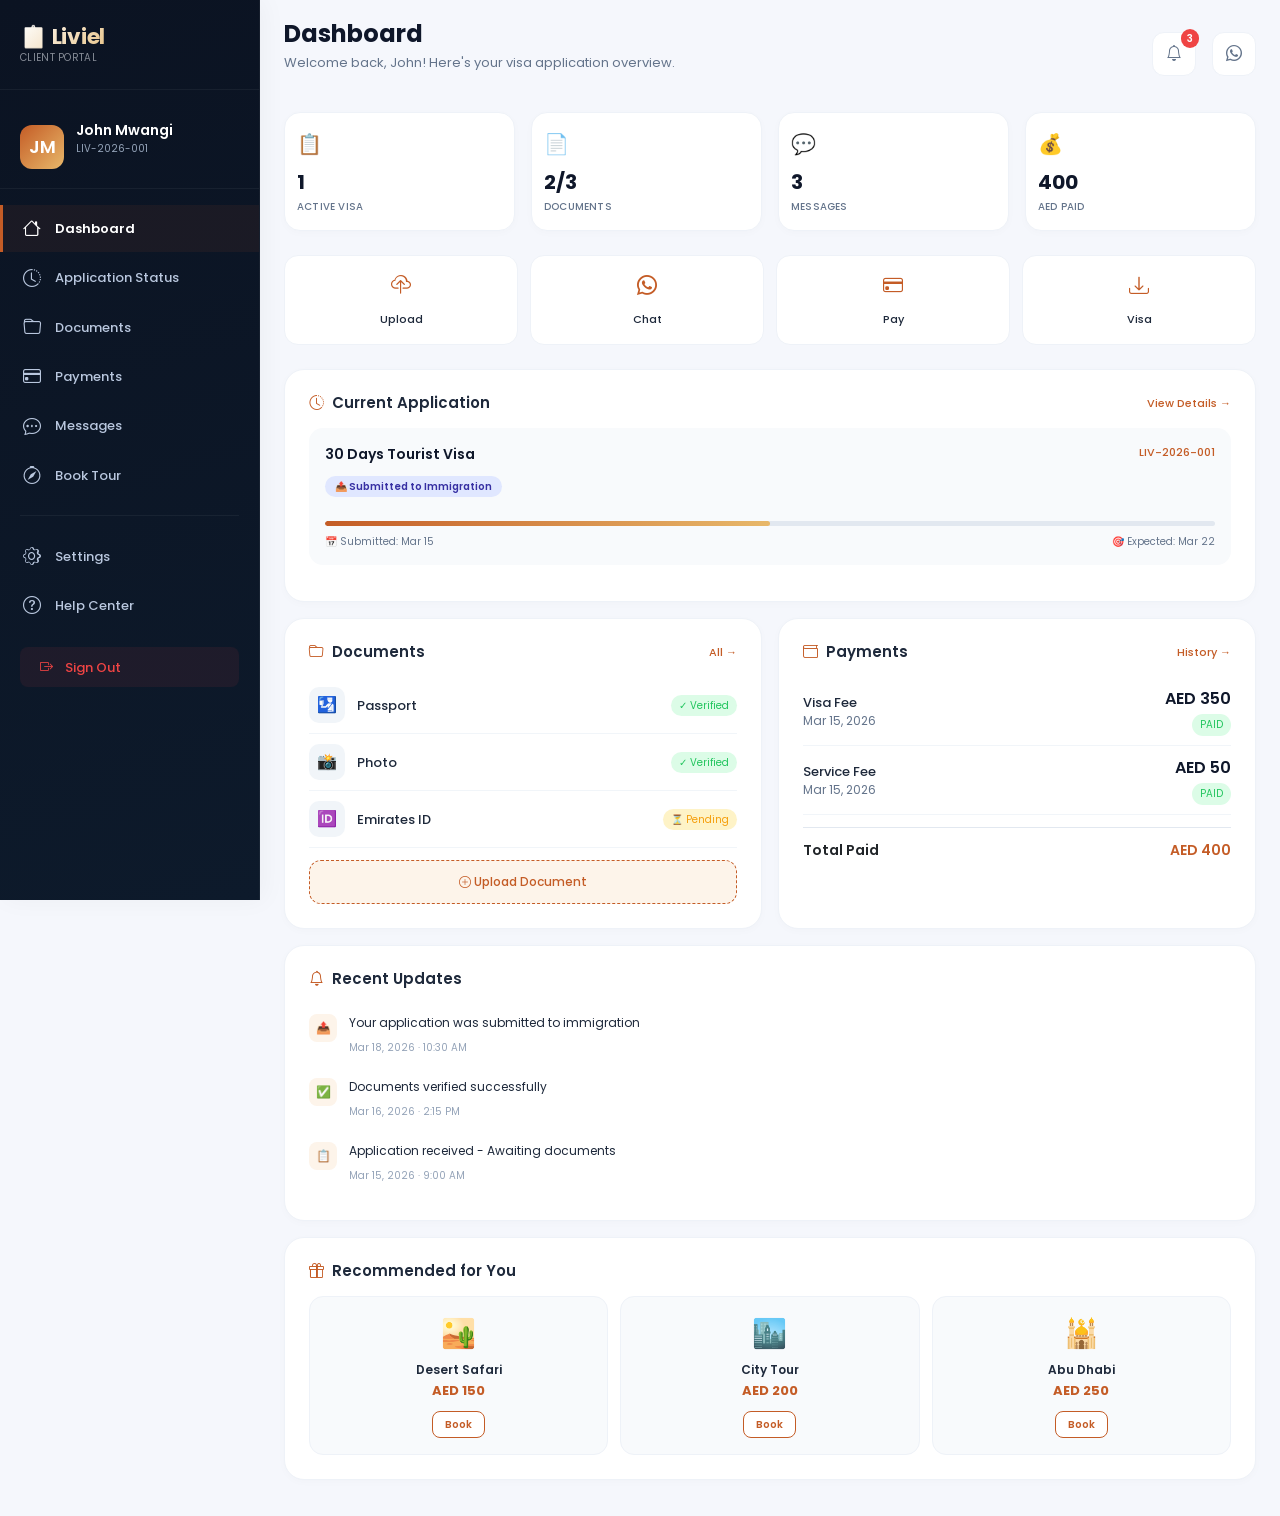
<file: app/templates/app/client.html>
<!DOCTYPE html>
<html lang="en">
<head>
    <meta charset="UTF-8">
    <meta name="viewport" content="width=device-width, initial-scale=1.0, maximum-scale=1.0, user-scalable=yes, viewport-fit=cover">
    <title>My Portal | Liviel Tours</title>
    <link href="https://cdn.jsdelivr.net/npm/bootstrap@5.3.3/dist/css/bootstrap.min.css" rel="stylesheet">
    <link href="https://fonts.googleapis.com/css2?family=Poppins:wght@300;400;500;600;700;800&display=swap" rel="stylesheet">
    <link rel="stylesheet" href="https://cdn.jsdelivr.net/npm/bootstrap-icons@1.11.3/font/bootstrap-icons.min.css">
    <style>
        * {
            margin: 0;
            padding: 0;
            box-sizing: border-box;
            -webkit-tap-highlight-color: transparent;
        }

        body {
            font-family: 'Poppins', sans-serif;
            background: #f5f7fc;
            min-height: 100vh;
            -webkit-font-smoothing: antialiased;
        }

        /* ===== DESKTOP LAYOUT WITH SIDEBAR ===== */
        .app-wrapper {
            display: flex;
            min-height: 100vh;
        }

        /* Sidebar - Desktop */
        .app-sidebar {
            width: 260px;
            background: linear-gradient(165deg, #0b1322 0%, #0d1a2b 100%);
            color: #e9edf4;
            position: fixed;
            inset: 0;
            height: 100vh;
            overflow-y: auto;
            transition: transform 0.25s ease;
            z-index: 1040;
            box-shadow: 4px 0 24px rgba(0, 0, 0, 0.04);
            border-right: 1px solid rgba(255, 255, 255, 0.05);
            display: block;
        }

        @media (max-width: 992px) {
            .app-sidebar {
                transform: translateX(-100%);
                width: 260px;
            }
            .app-sidebar.open {
                transform: translateX(0);
            }
        }

        .sidebar-brand {
            padding: 1.5rem 1.25rem;
            border-bottom: 1px solid rgba(255, 255, 255, 0.05);
            margin-bottom: 1rem;
            display: flex;
            align-items: center;
            justify-content: space-between;
        }

        .sidebar-brand h2 {
            font-family: 'Poppins', sans-serif;
            font-size: 1.35rem;
            font-weight: 700;
            margin: 0;
            background: linear-gradient(135deg, #ffffff, #e8c48a);
            -webkit-background-clip: text;
            background-clip: text;
            color: transparent;
            letter-spacing: -0.01em;
        }

        .sidebar-brand p {
            font-size: 0.625rem;
            font-weight: 400;
            opacity: 0.55;
            margin: 0;
            letter-spacing: 0.3px;
        }

        .sidebar-close {
            display: none;
            background: rgba(255, 255, 255, 0.08);
            border: none;
            color: #94a3b8;
            width: 32px;
            height: 32px;
            border-radius: 8px;
            align-items: center;
            justify-content: center;
            cursor: pointer;
            transition: all 0.15s;
            font-size: 1.25rem;
        }

        .sidebar-close:hover {
            background: rgba(255, 255, 255, 0.15);
            color: white;
        }

        @media (max-width: 992px) {
            .sidebar-close {
                display: flex;
            }
        }

        /* User Profile in Sidebar */
        .sidebar-user {
            padding: 1rem 1.25rem;
            display: flex;
            align-items: center;
            gap: 0.75rem;
            border-bottom: 1px solid rgba(255, 255, 255, 0.05);
            margin-bottom: 1rem;
        }

        .sidebar-avatar {
            width: 44px;
            height: 44px;
            background: linear-gradient(135deg, #c45c26, #e8b86a);
            border-radius: 12px;
            display: flex;
            align-items: center;
            justify-content: center;
            color: white;
            font-weight: 600;
            font-size: 1.125rem;
            flex-shrink: 0;
        }

        .sidebar-user-info h4 {
            font-size: 0.875rem;
            font-weight: 600;
            color: white;
            margin-bottom: 0.125rem;
        }

        .sidebar-user-info p {
            font-size: 0.625rem;
            color: #94a3b8;
        }

        .nav-menu {
            list-style: none;
            padding: 0;
            margin: 0;
        }

        .nav-item {
            margin: 0.1rem 0;
        }

        .nav-link {
            display: flex;
            align-items: center;
            gap: 0.75rem;
            padding: 0.65rem 1.25rem;
            color: #b9c7de;
            text-decoration: none;
            font-weight: 500;
            font-size: 0.8125rem;
            transition: all 0.15s;
            border-left: 3px solid transparent;
            cursor: pointer;
        }

        .nav-link:hover {
            background: rgba(255, 255, 255, 0.04);
            color: white;
            border-left-color: #c45c26;
        }

        .nav-link.active {
            background: rgba(196, 92, 38, 0.08);
            color: white;
            border-left-color: #c45c26;
            font-weight: 600;
        }

        .nav-link i {
            font-size: 1.125rem;
            width: 20px;
        }

        .nav-divider {
            height: 1px;
            background: rgba(255, 255, 255, 0.05);
            margin: 1rem 1.25rem;
        }

        .nav-footer {
            padding: 1rem 1.25rem;
            margin-top: auto;
        }

        .logout-btn {
            display: flex;
            align-items: center;
            gap: 0.75rem;
            padding: 0.65rem 1.25rem;
            color: #ef4444;
            text-decoration: none;
            font-weight: 500;
            font-size: 0.8125rem;
            transition: all 0.15s;
            border-radius: 8px;
            background: rgba(239, 68, 68, 0.08);
        }

        .logout-btn:hover {
            background: rgba(239, 68, 68, 0.15);
            color: #f87171;
        }

        /* Sidebar Overlay */
        .sidebar-overlay {
            position: fixed;
            inset: 0;
            background: rgba(0, 0, 0, 0.3);
            backdrop-filter: blur(2px);
            z-index: 1035;
            opacity: 0;
            visibility: hidden;
            transition: all 0.25s ease;
        }

        .sidebar-overlay.active {
            opacity: 1;
            visibility: visible;
        }

        /* Main Content Area */
        .app-main {
            flex: 1;
            padding: 0.75rem;
            transition: margin-left 0.25s ease;
        }

        @media (min-width: 993px) {
            .app-main {
                margin-left: 260px;
                padding: 1.25rem 1.5rem;
            }
        }

        .dashboard-container {
            max-width: 100%;
            margin: 0 auto;
        }

        @media (min-width: 993px) {
            .dashboard-container {
                max-width: 1200px;
            }
        }

        /* Header - Mobile Only */
        .mobile-header {
            display: flex;
            align-items: center;
            justify-content: space-between;
            margin-bottom: 1rem;
        }

        @media (min-width: 993px) {
            .mobile-header {
                display: none;
            }
        }

        .mobile-menu-btn {
            width: 40px;
            height: 40px;
            background: white;
            border-radius: 10px;
            display: flex;
            align-items: center;
            justify-content: center;
            color: #64748b;
            border: 1px solid #eef2f8;
            cursor: pointer;
        }

        .mobile-avatar {
            width: 40px;
            height: 40px;
            background: linear-gradient(135deg, #c45c26, #e8b86a);
            border-radius: 10px;
            display: flex;
            align-items: center;
            justify-content: center;
            color: white;
            font-weight: 600;
            font-size: 1rem;
        }

        /* Desktop Header */
        .desktop-header {
            display: none;
            align-items: center;
            justify-content: space-between;
            margin-bottom: 1.5rem;
        }

        @media (min-width: 993px) {
            .desktop-header {
                display: flex;
            }
        }

        .page-title h1 {
            font-size: 1.5rem;
            font-weight: 700;
            color: #0f172a;
            margin-bottom: 0.25rem;
        }

        .page-title p {
            font-size: 0.8125rem;
            color: #64748b;
        }

        .header-actions {
            display: flex;
            align-items: center;
            gap: 1rem;
        }

        .notification-btn {
            width: 44px;
            height: 44px;
            background: white;
            border-radius: 12px;
            display: flex;
            align-items: center;
            justify-content: center;
            color: #64748b;
            border: 1px solid #eef2f8;
            position: relative;
            cursor: pointer;
        }

        .notification-badge {
            position: absolute;
            top: -4px;
            right: -4px;
            background: #ef4444;
            color: white;
            font-size: 0.625rem;
            font-weight: 600;
            padding: 0.125rem 0.375rem;
            border-radius: 40px;
        }

        /* Stats Grid */
        .stats-grid {
            display: grid;
            grid-template-columns: repeat(4, 1fr);
            gap: 0.75rem;
            margin-bottom: 1.25rem;
        }

        @media (min-width: 768px) {
            .stats-grid {
                gap: 1rem;
                margin-bottom: 1.5rem;
            }
        }

        .stat-card {
            background: white;
            border-radius: 16px;
            padding: 1rem 0.75rem;
            border: 1px solid #eef2f8;
            box-shadow: 0 2px 8px rgba(0, 0, 0, 0.02);
        }

        .stat-icon {
            font-size: 1.25rem;
            margin-bottom: 0.5rem;
        }

        .stat-value {
            font-size: 1.25rem;
            font-weight: 700;
            color: #0f172a;
            margin-bottom: 0.125rem;
        }

        .stat-label {
            font-size: 0.625rem;
            color: #64748b;
            text-transform: uppercase;
            font-weight: 500;
            letter-spacing: 0.02em;
        }

        /* Quick Actions */
        .quick-actions {
            display: flex;
            gap: 0.5rem;
            margin-bottom: 1.25rem;
        }

        @media (min-width: 768px) {
            .quick-actions {
                gap: 0.75rem;
                margin-bottom: 1.5rem;
            }
        }

        .quick-action-btn {
            flex: 1;
            background: white;
            border-radius: 14px;
            padding: 0.875rem;
            text-align: center;
            text-decoration: none;
            border: 1px solid #eef2f8;
            transition: all 0.15s;
        }

        .quick-action-btn:hover {
            border-color: #c45c26;
            background: #fefcf9;
        }

        .quick-action-btn i {
            font-size: 1.25rem;
            color: #c45c26;
            margin-bottom: 0.375rem;
            display: block;
        }

        .quick-action-btn span {
            font-size: 0.6875rem;
            font-weight: 500;
            color: #1e293b;
        }

        /* Dashboard Grid - Two Column */
        .dashboard-grid {
            display: grid;
            grid-template-columns: 1fr;
            gap: 0.75rem;
            margin-bottom: 0.75rem;
        }

        @media (min-width: 768px) {
            .dashboard-grid {
                grid-template-columns: 1fr 1fr;
                gap: 1rem;
                margin-bottom: 1rem;
            }
        }

        /* Cards */
        .dashboard-card {
            background: white;
            border-radius: 18px;
            padding: 1.25rem;
            margin-bottom: 0.75rem;
            border: 1px solid #eef2f8;
            box-shadow: 0 2px 8px rgba(0, 0, 0, 0.02);
        }

        @media (min-width: 768px) {
            .dashboard-card {
                border-radius: 20px;
                padding: 1.5rem;
                margin-bottom: 1rem;
            }
        }

        .card-header {
            display: flex;
            justify-content: space-between;
            align-items: center;
            margin-bottom: 1rem;
        }

        .card-title {
            font-size: 0.9375rem;
            font-weight: 600;
            color: #1e293b;
            display: flex;
            align-items: center;
            gap: 0.5rem;
        }

        .card-link {
            font-size: 0.6875rem;
            color: #c45c26;
            text-decoration: none;
            font-weight: 500;
        }

        /* Status Card */
        .visa-status-item {
            background: #f8fafc;
            border-radius: 14px;
            padding: 1rem;
            margin-bottom: 0.75rem;
        }

        .visa-header {
            display: flex;
            justify-content: space-between;
            margin-bottom: 0.5rem;
        }

        .visa-type {
            font-weight: 600;
            font-size: 0.875rem;
            color: #0f172a;
        }

        .visa-number {
            font-size: 0.6875rem;
            color: #c45c26;
            font-weight: 500;
        }

        .status-badge {
            display: inline-block;
            padding: 0.2rem 0.625rem;
            border-radius: 40px;
            font-weight: 600;
            font-size: 0.625rem;
            background: #e0e7ff;
            color: #3730a3;
            margin-bottom: 0.75rem;
        }

        .progress-bar-bg {
            background: #e2e8f0;
            height: 5px;
            border-radius: 3px;
            overflow: hidden;
            margin: 0.75rem 0 0.5rem;
        }

        .progress-bar-fill {
            background: linear-gradient(90deg, #c45c26, #e8b86a);
            height: 100%;
            border-radius: 3px;
            width: 50%;
        }

        .progress-info {
            display: flex;
            justify-content: space-between;
            font-size: 0.625rem;
            color: #64748b;
        }

        /* Document List */
        .document-item {
            display: flex;
            align-items: center;
            justify-content: space-between;
            padding: 0.625rem 0;
            border-bottom: 1px solid #f1f5f9;
        }

        .document-item:last-child {
            border-bottom: none;
        }

        .document-info {
            display: flex;
            align-items: center;
            gap: 0.75rem;
        }

        .document-icon {
            width: 36px;
            height: 36px;
            background: #f1f5f9;
            border-radius: 10px;
            display: flex;
            align-items: center;
            justify-content: center;
            color: #64748b;
        }

        .document-name {
            font-size: 0.8125rem;
            font-weight: 500;
            color: #1e293b;
        }

        .document-status {
            font-size: 0.625rem;
        }

        .status-success {
            color: #22c55e;
            background: #dcfce7;
            padding: 0.2rem 0.5rem;
            border-radius: 40px;
        }

        .status-pending {
            color: #f59e0b;
            background: #fef3c7;
            padding: 0.2rem 0.5rem;
            border-radius: 40px;
        }

        .upload-btn {
            background: #fdf4ea;
            border: 1px dashed #c45c26;
            border-radius: 12px;
            padding: 0.75rem;
            text-align: center;
            color: #c45c26;
            font-size: 0.75rem;
            font-weight: 500;
            margin-top: 0.75rem;
            cursor: pointer;
            transition: all 0.15s;
        }

        .upload-btn:hover {
            background: #fef5e8;
        }

        /* Payment Row */
        .payment-item {
            display: flex;
            justify-content: space-between;
            align-items: center;
            padding: 0.625rem 0;
            border-bottom: 1px solid #f1f5f9;
        }

        .payment-item:last-child {
            border-bottom: none;
        }

        .payment-date {
            font-size: 0.75rem;
            color: #64748b;
        }

        .payment-desc {
            font-size: 0.8125rem;
            font-weight: 500;
            color: #1e293b;
        }

        .payment-amount {
            font-weight: 600;
            color: #0f172a;
        }

        .payment-status {
            font-size: 0.625rem;
            background: #dcfce7;
            color: #22c55e;
            padding: 0.2rem 0.5rem;
            border-radius: 40px;
        }

        .total-paid {
            margin-top: 0.75rem;
            padding-top: 0.75rem;
            border-top: 1px solid #e2e8f0;
            display: flex;
            justify-content: space-between;
            font-weight: 600;
            font-size: 0.875rem;
        }

        /* Updates Timeline */
        .update-item {
            display: flex;
            gap: 0.75rem;
            padding: 0.625rem 0;
        }

        .update-icon {
            width: 28px;
            height: 28px;
            background: #fdf4ea;
            border-radius: 8px;
            display: flex;
            align-items: center;
            justify-content: center;
            color: #c45c26;
            font-size: 0.75rem;
            flex-shrink: 0;
        }

        .update-content p {
            font-size: 0.75rem;
            color: #1e293b;
            margin-bottom: 0.125rem;
        }

        .update-time {
            font-size: 0.625rem;
            color: #94a3b8;
        }

        /* Tour Recommendations */
        .tours-grid {
            display: grid;
            grid-template-columns: repeat(3, 1fr);
            gap: 0.75rem;
        }

        .tour-card {
            background: #f8fafc;
            border-radius: 14px;
            padding: 1rem 0.5rem;
            text-align: center;
            border: 1px solid #eef2f8;
        }

        .tour-icon {
            font-size: 1.75rem;
            margin-bottom: 0.375rem;
        }

        .tour-name {
            font-size: 0.75rem;
            font-weight: 600;
            color: #1e293b;
            margin-bottom: 0.125rem;
        }

        .tour-price {
            font-size: 0.8125rem;
            font-weight: 700;
            color: #c45c26;
            margin-bottom: 0.625rem;
        }

        .tour-btn {
            background: white;
            border: 1px solid #c45c26;
            color: #c45c26;
            border-radius: 8px;
            padding: 0.3rem 0.75rem;
            font-size: 0.625rem;
            font-weight: 600;
            cursor: pointer;
            transition: all 0.15s;
        }

        .tour-btn:hover {
            background: #c45c26;
            color: white;
        }

        /* Bottom Navigation - Mobile Only */
        .bottom-nav {
            position: fixed;
            bottom: 0;
            left: 0;
            right: 0;
            background: white;
            border-top: 1px solid #eef2f8;
            padding: 0.625rem 1rem;
            display: flex;
            justify-content: space-around;
            z-index: 100;
        }

        @media (min-width: 993px) {
            .bottom-nav {
                display: none;
            }
        }

        .nav-item-bottom {
            text-align: center;
            text-decoration: none;
            color: #94a3b8;
            transition: all 0.15s;
        }

        .nav-item-bottom.active {
            color: #c45c26;
        }

        .nav-item-bottom i {
            font-size: 1.25rem;
            display: block;
            margin-bottom: 0.125rem;
        }

        .nav-item-bottom span {
            font-size: 0.5625rem;
            font-weight: 500;
        }

        /* Padding for bottom nav on mobile */
        @media (max-width: 992px) {
            .dashboard-container {
                padding-bottom: 70px;
            }
        }
    </style>
</head>
<body>
    <!-- Sidebar Overlay -->
    <div class="sidebar-overlay" id="sidebarOverlay"></div>

    <div class="app-wrapper">
        <!-- Sidebar Navigation -->
        <aside class="app-sidebar" id="appSidebar">
            <div class="sidebar-brand">
                <div>
                    <h2>📋 Liviel</h2>
                    <p>CLIENT PORTAL</p>
                </div>
                <button class="sidebar-close" id="sidebarCloseBtn">
                    <i class="bi bi-x-lg"></i>
                </button>
            </div>
            
            <div class="sidebar-user">
                <div class="sidebar-avatar">JM</div>
                <div class="sidebar-user-info">
                    <h4>John Mwangi</h4>
                    <p>LIV-2026-001</p>
                </div>
            </div>
            
            <ul class="nav-menu">
                <li class="nav-item">
                    <a href="#" class="nav-link active">
                        <i class="bi bi-house"></i>
                        <span>Dashboard</span>
                    </a>
                </li>
                <li class="nav-item">
                    <a href="#" class="nav-link">
                        <i class="bi bi-clock-history"></i>
                        <span>Application Status</span>
                    </a>
                </li>
                <li class="nav-item">
                    <a href="#" class="nav-link">
                        <i class="bi bi-folder"></i>
                        <span>Documents</span>
                    </a>
                </li>
                <li class="nav-item">
                    <a href="#" class="nav-link">
                        <i class="bi bi-credit-card"></i>
                        <span>Payments</span>
                    </a>
                </li>
                <li class="nav-item">
                    <a href="#" class="nav-link">
                        <i class="bi bi-chat-dots"></i>
                        <span>Messages</span>
                    </a>
                </li>
                <li class="nav-item">
                    <a href="#" class="nav-link">
                        <i class="bi bi-compass"></i>
                        <span>Book Tour</span>
                    </a>
                </li>
            </ul>
            
            <div class="nav-divider"></div>
            
            <ul class="nav-menu">
                <li class="nav-item">
                    <a href="#" class="nav-link">
                        <i class="bi bi-gear"></i>
                        <span>Settings</span>
                    </a>
                </li>
                <li class="nav-item">
                    <a href="#" class="nav-link">
                        <i class="bi bi-question-circle"></i>
                        <span>Help Center</span>
                    </a>
                </li>
            </ul>
            
            <div class="nav-footer">
                <a href="#" class="logout-btn">
                    <i class="bi bi-box-arrow-right"></i>
                    <span>Sign Out</span>
                </a>
            </div>
        </aside>

        <!-- Main Content -->
        <main class="app-main">
            <!-- Mobile Header -->
            <div class="mobile-header">
                <button class="mobile-menu-btn" id="mobileMenuBtn">
                    <i class="bi bi-list"></i>
                </button>
                <div style="display: flex; align-items: center; gap: 0.75rem;">
                    <div class="notification-btn" style="background: transparent; border: none; width: auto; height: auto;">
                        <i class="bi bi-bell"></i>
                    </div>
                    <div class="mobile-avatar">JM</div>
                </div>
            </div>

            <!-- Desktop Header -->
            <div class="desktop-header">
                <div class="page-title">
                    <h1>Dashboard</h1>
                    <p>Welcome back, John! Here's your visa application overview.</p>
                </div>
                <div class="header-actions">
                    <div class="notification-btn">
                        <i class="bi bi-bell"></i>
                        <span class="notification-badge">3</span>
                    </div>
                    <div class="notification-btn">
                        <i class="bi bi-whatsapp"></i>
                    </div>
                </div>
            </div>

            <div class="dashboard-container">
                <!-- Stats Overview -->
                <div class="stats-grid">
                    <div class="stat-card">
                        <div class="stat-icon">📋</div>
                        <div class="stat-value">1</div>
                        <div class="stat-label">Active Visa</div>
                    </div>
                    <div class="stat-card">
                        <div class="stat-icon">📄</div>
                        <div class="stat-value">2/3</div>
                        <div class="stat-label">Documents</div>
                    </div>
                    <div class="stat-card">
                        <div class="stat-icon">💬</div>
                        <div class="stat-value">3</div>
                        <div class="stat-label">Messages</div>
                    </div>
                    <div class="stat-card">
                        <div class="stat-icon">💰</div>
                        <div class="stat-value">400</div>
                        <div class="stat-label">AED Paid</div>
                    </div>
                </div>

                <!-- Quick Actions -->
                <div class="quick-actions">
                    <a href="#" class="quick-action-btn">
                        <i class="bi bi-cloud-upload"></i>
                        <span>Upload</span>
                    </a>
                    <a href="#" class="quick-action-btn">
                        <i class="bi bi-whatsapp"></i>
                        <span>Chat</span>
                    </a>
                    <a href="#" class="quick-action-btn">
                        <i class="bi bi-credit-card"></i>
                        <span>Pay</span>
                    </a>
                    <a href="#" class="quick-action-btn">
                        <i class="bi bi-download"></i>
                        <span>Visa</span>
                    </a>
                </div>

                <!-- Current Application Status -->
                <div class="dashboard-card">
                    <div class="card-header">
                        <h3 class="card-title">
                            <i class="bi bi-clock-history" style="color: #c45c26;"></i>
                            Current Application
                        </h3>
                        <a href="#" class="card-link">View Details →</a>
                    </div>
                    
                    <div class="visa-status-item">
                        <div class="visa-header">
                            <span class="visa-type">30 Days Tourist Visa</span>
                            <span class="visa-number">LIV-2026-001</span>
                        </div>
                        <span class="status-badge">📤 Submitted to Immigration</span>
                        
                        <div class="progress-bar-bg">
                            <div class="progress-bar-fill" style="width: 50%;"></div>
                        </div>
                        <div class="progress-info">
                            <span>📅 Submitted: Mar 15</span>
                            <span>🎯 Expected: Mar 22</span>
                        </div>
                    </div>
                </div>

                <!-- Two Column Layout -->
                <div class="dashboard-grid">
                    <!-- Document Center -->
                    <div class="dashboard-card" style="margin-bottom: 0;">
                        <div class="card-header">
                            <h3 class="card-title">
                                <i class="bi bi-folder" style="color: #c45c26;"></i>
                                Documents
                            </h3>
                            <a href="#" class="card-link">All →</a>
                        </div>
                        
                        <div class="document-item">
                            <div class="document-info">
                                <div class="document-icon">🛂</div>
                                <span class="document-name">Passport</span>
                            </div>
                            <span class="document-status status-success">✓ Verified</span>
                        </div>
                        <div class="document-item">
                            <div class="document-info">
                                <div class="document-icon">📸</div>
                                <span class="document-name">Photo</span>
                            </div>
                            <span class="document-status status-success">✓ Verified</span>
                        </div>
                        <div class="document-item">
                            <div class="document-info">
                                <div class="document-icon">🆔</div>
                                <span class="document-name">Emirates ID</span>
                            </div>
                            <span class="document-status status-pending">⏳ Pending</span>
                        </div>
                        
                        <div class="upload-btn">
                            <i class="bi bi-plus-circle"></i> Upload Document
                        </div>
                    </div>

                    <!-- Payment Summary -->
                    <div class="dashboard-card" style="margin-bottom: 0;">
                        <div class="card-header">
                            <h3 class="card-title">
                                <i class="bi bi-wallet" style="color: #c45c26;"></i>
                                Payments
                            </h3>
                            <a href="#" class="card-link">History →</a>
                        </div>
                        
                        <div class="payment-item">
                            <div>
                                <div class="payment-desc">Visa Fee</div>
                                <div class="payment-date">Mar 15, 2026</div>
                            </div>
                            <div style="text-align: right;">
                                <div class="payment-amount">AED 350</div>
                                <span class="payment-status">PAID</span>
                            </div>
                        </div>
                        <div class="payment-item">
                            <div>
                                <div class="payment-desc">Service Fee</div>
                                <div class="payment-date">Mar 15, 2026</div>
                            </div>
                            <div style="text-align: right;">
                                <div class="payment-amount">AED 50</div>
                                <span class="payment-status">PAID</span>
                            </div>
                        </div>
                        
                        <div class="total-paid">
                            <span>Total Paid</span>
                            <span style="color: #c45c26;">AED 400</span>
                        </div>
                    </div>
                </div>

                <!-- Recent Updates -->
                <div class="dashboard-card">
                    <div class="card-header">
                        <h3 class="card-title">
                            <i class="bi bi-bell" style="color: #c45c26;"></i>
                            Recent Updates
                        </h3>
                    </div>
                    
                    <div class="update-item">
                        <div class="update-icon">📤</div>
                        <div class="update-content">
                            <p>Your application was submitted to immigration</p>
                            <span class="update-time">Mar 18, 2026 · 10:30 AM</span>
                        </div>
                    </div>
                    <div class="update-item">
                        <div class="update-icon">✅</div>
                        <div class="update-content">
                            <p>Documents verified successfully</p>
                            <span class="update-time">Mar 16, 2026 · 2:15 PM</span>
                        </div>
                    </div>
                    <div class="update-item">
                        <div class="update-icon">📋</div>
                        <div class="update-content">
                            <p>Application received - Awaiting documents</p>
                            <span class="update-time">Mar 15, 2026 · 9:00 AM</span>
                        </div>
                    </div>
                </div>

                <!-- Recommended Tours -->
                <div class="dashboard-card">
                    <div class="card-header">
                        <h3 class="card-title">
                            <i class="bi bi-gift" style="color: #c45c26;"></i>
                            Recommended for You
                        </h3>
                    </div>
                    
                    <div class="tours-grid">
                        <div class="tour-card">
                            <div class="tour-icon">🏜️</div>
                            <div class="tour-name">Desert Safari</div>
                            <div class="tour-price">AED 150</div>
                            <button class="tour-btn">Book</button>
                        </div>
                        <div class="tour-card">
                            <div class="tour-icon">🏙️</div>
                            <div class="tour-name">City Tour</div>
                            <div class="tour-price">AED 200</div>
                            <button class="tour-btn">Book</button>
                        </div>
                        <div class="tour-card">
                            <div class="tour-icon">🕌</div>
                            <div class="tour-name">Abu Dhabi</div>
                            <div class="tour-price">AED 250</div>
                            <button class="tour-btn">Book</button>
                        </div>
                    </div>
                </div>
            </div>
        </main>
    </div>

    <!-- Bottom Navigation - Mobile Only -->
    <div class="bottom-nav">
        <a href="#" class="nav-item-bottom active">
            <i class="bi bi-house"></i>
            <span>Home</span>
        </a>
        <a href="#" class="nav-item-bottom">
            <i class="bi bi-clock"></i>
            <span>Status</span>
        </a>
        <a href="#" class="nav-item-bottom">
            <i class="bi bi-folder"></i>
            <span>Docs</span>
        </a>
        <a href="#" class="nav-item-bottom">
            <i class="bi bi-chat"></i>
            <span>Chat</span>
        </a>
        <a href="#" class="nav-item-bottom">
            <i class="bi bi-person"></i>
            <span>Profile</span>
        </a>
    </div>

    <script>
        (function() {
            'use strict';
            
            // Get DOM elements
            const mobileMenuBtn = document.getElementById('mobileMenuBtn');
            const sidebar = document.getElementById('appSidebar');
            const overlay = document.getElementById('sidebarOverlay');
            const closeBtn = document.getElementById('sidebarCloseBtn');
            
            // Debug - check if elements exist
            console.log('mobileMenuBtn:', mobileMenuBtn);
            console.log('sidebar:', sidebar);
            console.log('overlay:', overlay);
            console.log('closeBtn:', closeBtn);
            
            // Open sidebar function
            function openSidebar() {
                console.log('Opening sidebar');
                if (sidebar) {
                    sidebar.classList.add('open');
                }
                if (overlay) {
                    overlay.classList.add('active');
                }
            }
            
            // Close sidebar function
            function closeSidebar() {
                console.log('Closing sidebar');
                if (sidebar) {
                    sidebar.classList.remove('open');
                }
                if (overlay) {
                    overlay.classList.remove('active');
                }
            }
            
            // Add event listeners
            if (mobileMenuBtn) {
                mobileMenuBtn.addEventListener('click', function(e) {
                    e.preventDefault();
                    e.stopPropagation();
                    openSidebar();
                });
            }
            
            if (closeBtn) {
                closeBtn.addEventListener('click', function(e) {
                    e.preventDefault();
                    e.stopPropagation();
                    closeSidebar();
                });
            }
            
            if (overlay) {
                overlay.addEventListener('click', function(e) {
                    e.preventDefault();
                    closeSidebar();
                });
            }
            
            // Close sidebar when a nav link is clicked (mobile)
            const navLinks = document.querySelectorAll('.nav-link');
            navLinks.forEach(link => {
                link.addEventListener('click', function() {
                    if (window.innerWidth <= 992) {
                        closeSidebar();
                    }
                });
            });
            
            // Handle window resize
            window.addEventListener('resize', function() {
                if (window.innerWidth > 992) {
                    closeSidebar();
                }
            });
            
            // Escape key to close
            document.addEventListener('keydown', function(e) {
                if (e.key === 'Escape' && sidebar && sidebar.classList.contains('open')) {
                    closeSidebar();
                }
            });
        })();
    </script>
</body>
</html>
</file>
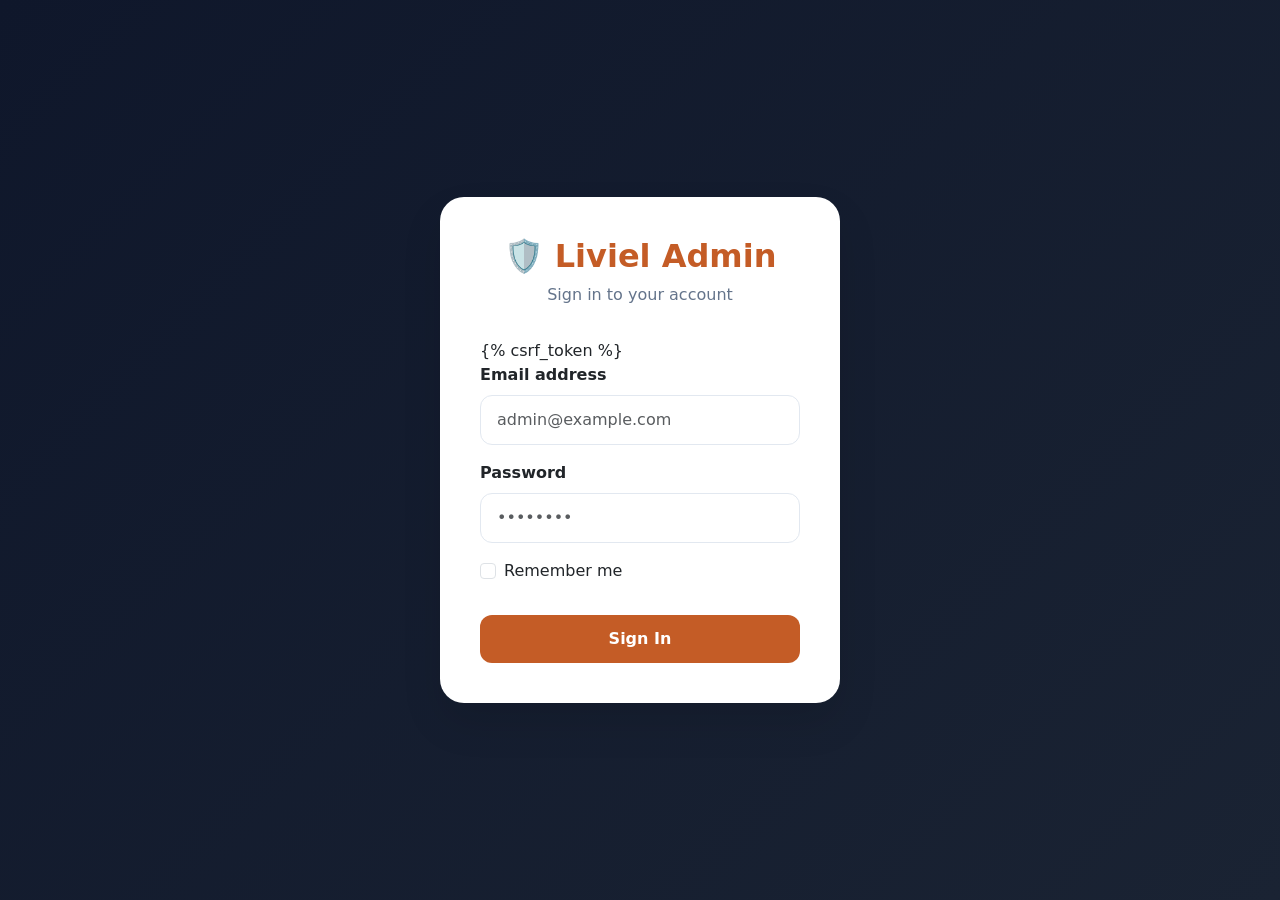
<file: app/templates/app/auth/login.html>
<!DOCTYPE html>
<html lang="en">
<head>
    <meta charset="UTF-8">
    <meta name="viewport" content="width=device-width, initial-scale=1.0">
    <title>Login | Liviel Tours Admin</title>
    <link href="https://cdn.jsdelivr.net/npm/bootstrap@5.3.3/dist/css/bootstrap.min.css" rel="stylesheet">
    <style>
        body {
            background: linear-gradient(135deg, #0f172b 0%, #1a2333 100%);
            min-height: 100vh;
            display: flex;
            align-items: center;
            justify-content: center;
            font-family: 'Segoe UI', system-ui, sans-serif;
        }
        .login-card {
            background: white;
            border-radius: 24px;
            padding: 2.5rem;
            width: 100%;
            max-width: 400px;
            box-shadow: 0 20px 40px rgba(0,0,0,0.1);
        }
        .login-header {
            text-align: center;
            margin-bottom: 2rem;
        }
        .login-header h2 {
            color: #c45c26;
            font-weight: 700;
            margin-bottom: 0.5rem;
        }
        .login-header p {
            color: #64748b;
            margin-bottom: 0;
        }
        .form-control {
            border-radius: 12px;
            padding: 0.75rem 1rem;
            border: 1.5px solid #e2e8f0;
        }
        .form-control:focus {
            border-color: #c45c26;
            box-shadow: 0 0 0 3px rgba(196, 92, 38, 0.1);
        }
        .btn-login {
            background: #c45c26;
            color: white;
            border: none;
            border-radius: 12px;
            padding: 0.75rem;
            font-weight: 600;
            width: 100%;
            margin-top: 1rem;
        }
        .btn-login:hover {
            background: #a34a1f;
            color: white;
        }
        .alert {
            border-radius: 12px;
        }
    </style>
</head>
<body>
    <div class="login-card">
        <div class="login-header">
            <h2>🛡️ Liviel Admin</h2>
            <p>Sign in to your account</p>
        </div>

        <form id="loginForm">
            {% csrf_token %}
            <div class="mb-3">
                <label class="form-label fw-semibold">Email address</label>
                <input type="email" class="form-control" id="email" name="email" placeholder="admin@example.com" required>
            </div>
            <div class="mb-3">
                <label class="form-label fw-semibold">Password</label>
                <input type="password" class="form-control" id="password" name="password" placeholder="••••••••" required>
            </div>
            <div class="mb-3 form-check">
                <input type="checkbox" class="form-check-input" id="remember">
                <label class="form-check-label" for="remember">Remember me</label>
            </div>
            <button type="submit" class="btn btn-login">Sign In</button>
        </form>

        <div id="errorMessage" class="alert alert-danger mt-3 d-none"></div>
    </div>

    <script src="https://cdn.jsdelivr.net/npm/bootstrap@5.3.3/dist/js/bootstrap.bundle.min.js"></script>
    <script>
        function getCSRFToken() {
            return document.querySelector('[name=csrfmiddlewaretoken]').value;
        }

        document.getElementById('loginForm').addEventListener('submit', async (e) => {
            e.preventDefault();
            
            const email = document.getElementById('email').value;
            const password = document.getElementById('password').value;
            const remember = document.getElementById('remember').checked;
            const errorDiv = document.getElementById('errorMessage');
            
            errorDiv.classList.add('d-none');
            
            try {
                const response = await fetch('/api/auth/login/', {
                    method: 'POST',
                    headers: {
                        'Content-Type': 'application/json',
                        'X-CSRFToken': getCSRFToken()
                    },
                    body: JSON.stringify({ email, password, remember })
                });
                
                const data = await response.json();
                
                if (data.success) {
                    window.location.href = data.redirect;
                } else {
                    errorDiv.textContent = data.error || 'Login failed';
                    errorDiv.classList.remove('d-none');
                }
            } catch (error) {
                errorDiv.textContent = 'Network error. Please try again.';
                errorDiv.classList.remove('d-none');
            }
        });
    </script>
</body>
</html>
</file>
